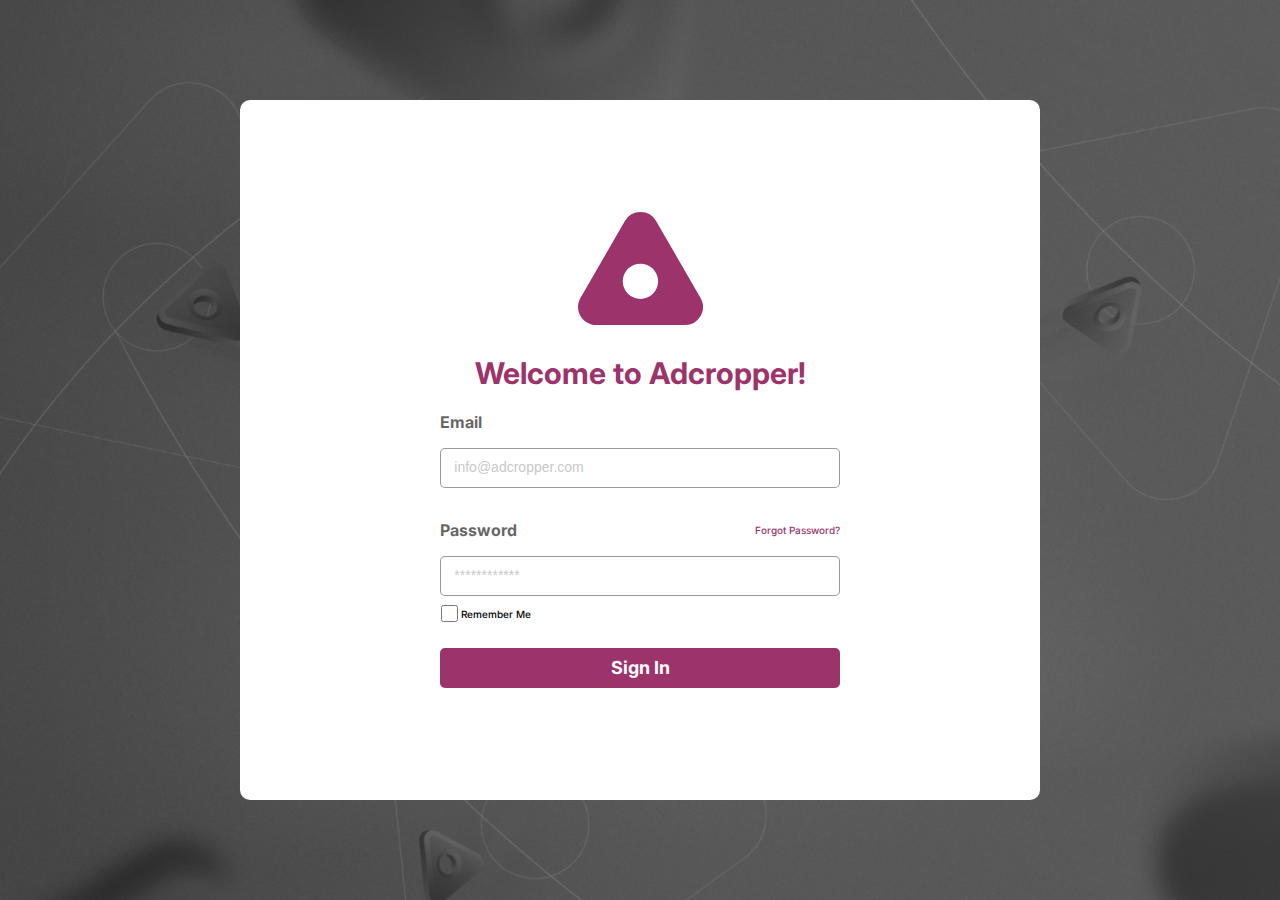
<file: index.html>
<!DOCTYPE html>
<html lang="en">

<head>
    <meta charset="UTF-8">
    <meta http-equiv="X-UA-Compatible" content="IE=edge">
    <meta name="viewport" content="width=device-width, initial-scale=1.0">
    <title>Adcropper-Front-end-case</title>
    <link rel="stylesheet" href="index.css">
    <link href="https://fonts.googleapis.com/css2?family=Inter:wght@400;500;700&display=swap" rel="stylesheet">
</head>

<body>
    <div class="container">
        <img class="container__mainLogo" src="assets/adc-logo.svg" />
        <h1 class="container__mainTitle">Welcome to Adcropper!</h1>
        <form>
            <div class="container__mailInputDiv">
                <label class="mailInputDiv__emailLabel" for="email">Email</label>
                <input type="text" class="mailInputDiv__emailInput" name="email" id="email"
                    placeholder="info@adcropper.com" required />
            </div>
            <div class="container__passwordInputDiv">
                <div class="container__passwordInputDiv__inner">
                    <label class="passwordInputDiv__inner__passwordLabel" for="password">Password</label>
                    <a class="container__forgotPasswordTag" href="https://CEMA34.github.io/adcropper-front-end-case-login/password.html">Forgot Password?</a>
                </div>
                <input type="password" class="passwordInputDiv__passwordInput" name="password" id="password"
                    placeholder="************" required />
            </div>
            <div class="container__checkBoxInputDiv">
                <input type="checkbox" class="checkBoxInputDiv__checkBoxInput" name="checkbox" id="checkbox" />
                <label class="checkBoxInputDiv__checkBoxLabel" for="checkbox">Remember Me</label>
            </div>
            <button class="container__signInBtn">Sign In</button>
        </form>
    </div>
</body>

</html>
</file>
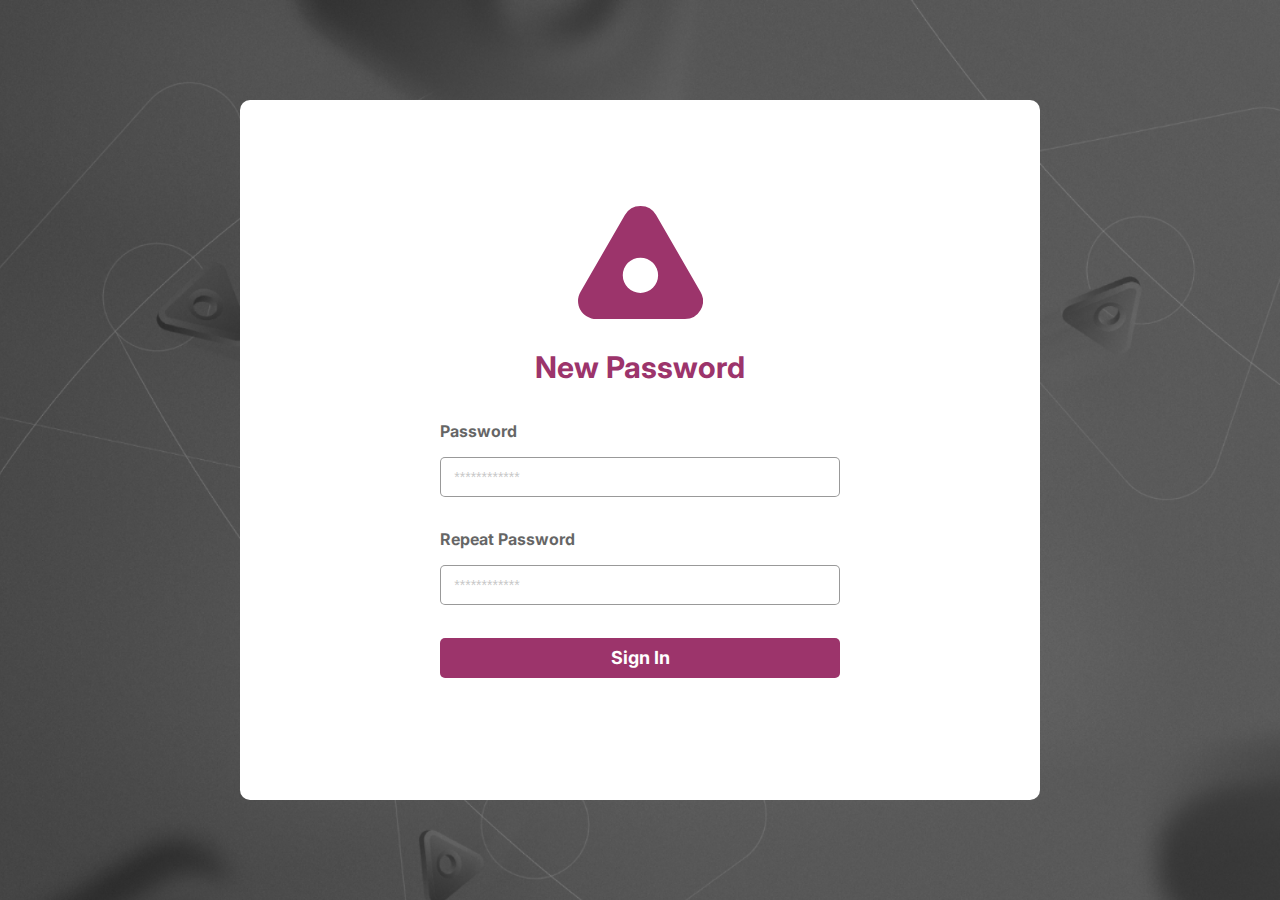
<file: new-password.html>
<!DOCTYPE html>
<html lang="en">

<head>
    <meta charset="UTF-8">
    <meta http-equiv="X-UA-Compatible" content="IE=edge">
    <meta name="viewport" content="width=device-width, initial-scale=1.0">
    <title>Adcropper-Front-end-case</title>
    <link rel="stylesheet" href="index.css">
    <link href="https://fonts.googleapis.com/css2?family=Inter:wght@400;500;700&display=swap" rel="stylesheet">
</head>

<body>
    <div class="container">
        <img class="container__mainLogo" src="assets/adc-logo.svg" />
        <h1 class="container__mainTitle">New Password</h1>
        <form>
            <div class="container__passwordInputDiv">
                <label class="container__passwordLabel" for="password">Password</label>
                <input type="password" class="container__passwordInput" name="password" id="password"
                    placeholder="************" required />
            </div>
            <div class="container__repeatPasswordInputDiv">
                <label class="container__repeatPasswordLabel" for="repeatPassword">Repeat Password</label>
                <input type="password" class="container__repeatPasswordInput" name="repeatPassword" id="repeatPassword"
                    placeholder="************" required />
                <button type="submit" class="container__newPasswordSignInBtn">Sign In</button>
            </div>
        </form>
    </div>
</body>

</html>
</file>
<file: index.css>
* {
    box-sizing: border-box;
}

body {
    margin: 0;
    background: url("assets/bg.png");
    background-position: center;
    background-repeat: no-repeat;
    background-size: cover;
    width: 100vw;
    height: 100vh;
    position: relative;
}

img {
    max-width: 100%;
}

.container {
    display: flex;
    flex-direction: column;
    align-items: center;
    justify-content: center;
    width: 800px !important;
    height: 700px !important;
    height: auto;
    background-color: white;
    position: absolute;
    top: 0;
    left: 0;
    right: 0;
    bottom: 0;
    margin: auto;
    font-family: 'Inter', sans-serif;
    border-radius: 10px;
}

.container__mainLogo{
    width: 125px;
}

.container__mainTitle{
    color: #9C346B;
    font-weight: 700;
    font-size: 30px;
    margin-top: 1em;
}

.container__mailInputDiv,
.container__passwordInputDiv,
.container__checkBoxInputDiv,
.container__repeatPasswordInputDiv
{
    display: flex;
    flex-direction: column;
    font-weight: 700;
    color: #000000;
    
}

.container__checkBoxInputDiv{
    align-items: center;
    flex-direction: row;
    position: absolute;
    bottom: 175px;
    left: 197px;
}

.container__passwordInputDiv,
.container__repeatPasswordInputDiv{
    margin: 1em 0;
}

.container__passwordInputDiv__inner{
    display: flex;
    align-items: center;
    justify-content: space-between;
}



.mailInputDiv__emailInput,
.container__passwordInput,
.passwordInputDiv__passwordInput,
.container__repeatPasswordInput {
    width: 400px;
    height: 40px;
    border-radius: 5px;
    border: 1px solid hsl(0, 0%, 0%,0.4);
    padding: 0 1em;
}

.mailInputDiv__emailInput::placeholder,
.container__passwordInput::placeholder,
.passwordInputDiv__passwordInput::placeholder,
.container__repeatPasswordInput::placeholder{
    font-size: 14px;
    opacity:0.4
}

.mailInputDiv__emailLabel,
.container__passwordLabel,
.container__repeatPasswordLabel,
.passwordInputDiv__inner__passwordLabel{
    padding-bottom: 1em;
    opacity: 0.6;
}

.container__repeatPasswordLabel,
.passwordInputDiv__inner__passwordLabel{
    padding-top: 1em;
}

.container__signInBtn,
.container__newPasswordSignInBtn{
    width: 400px;
    height: 40px;
    font-family: 'Inter', sans-serif;
    font-weight: 700;
    background-color: #9C346B;
    color: #fff;
    border-radius: 5px;
    border-style: none;
    font-size: 18px;
    margin-top: 2em;
    cursor: pointer;
    opacity: 1 !important;
    transition: 0.5s;
}


.container__forgotPasswordTag{
    color: #9C346B;
    text-decoration: none;
    font-size: 10px;
    font-weight: 500;
    transition: 0.5s;
}


.checkBoxInputDiv__checkBoxLabel{
    color: #000000;
    font-size: 10px;
    font-weight: 500;
}

.container__newPasswordSignInBtn{
    margin-top: 1.8em;
}

button:hover{
    background-color: white;
    border: 1px solid black;
    color: black;
}

a:hover{
    color: black;
}

input[type='checkbox'] {
    width: 17px;
    height: 17px;
}
</file>
